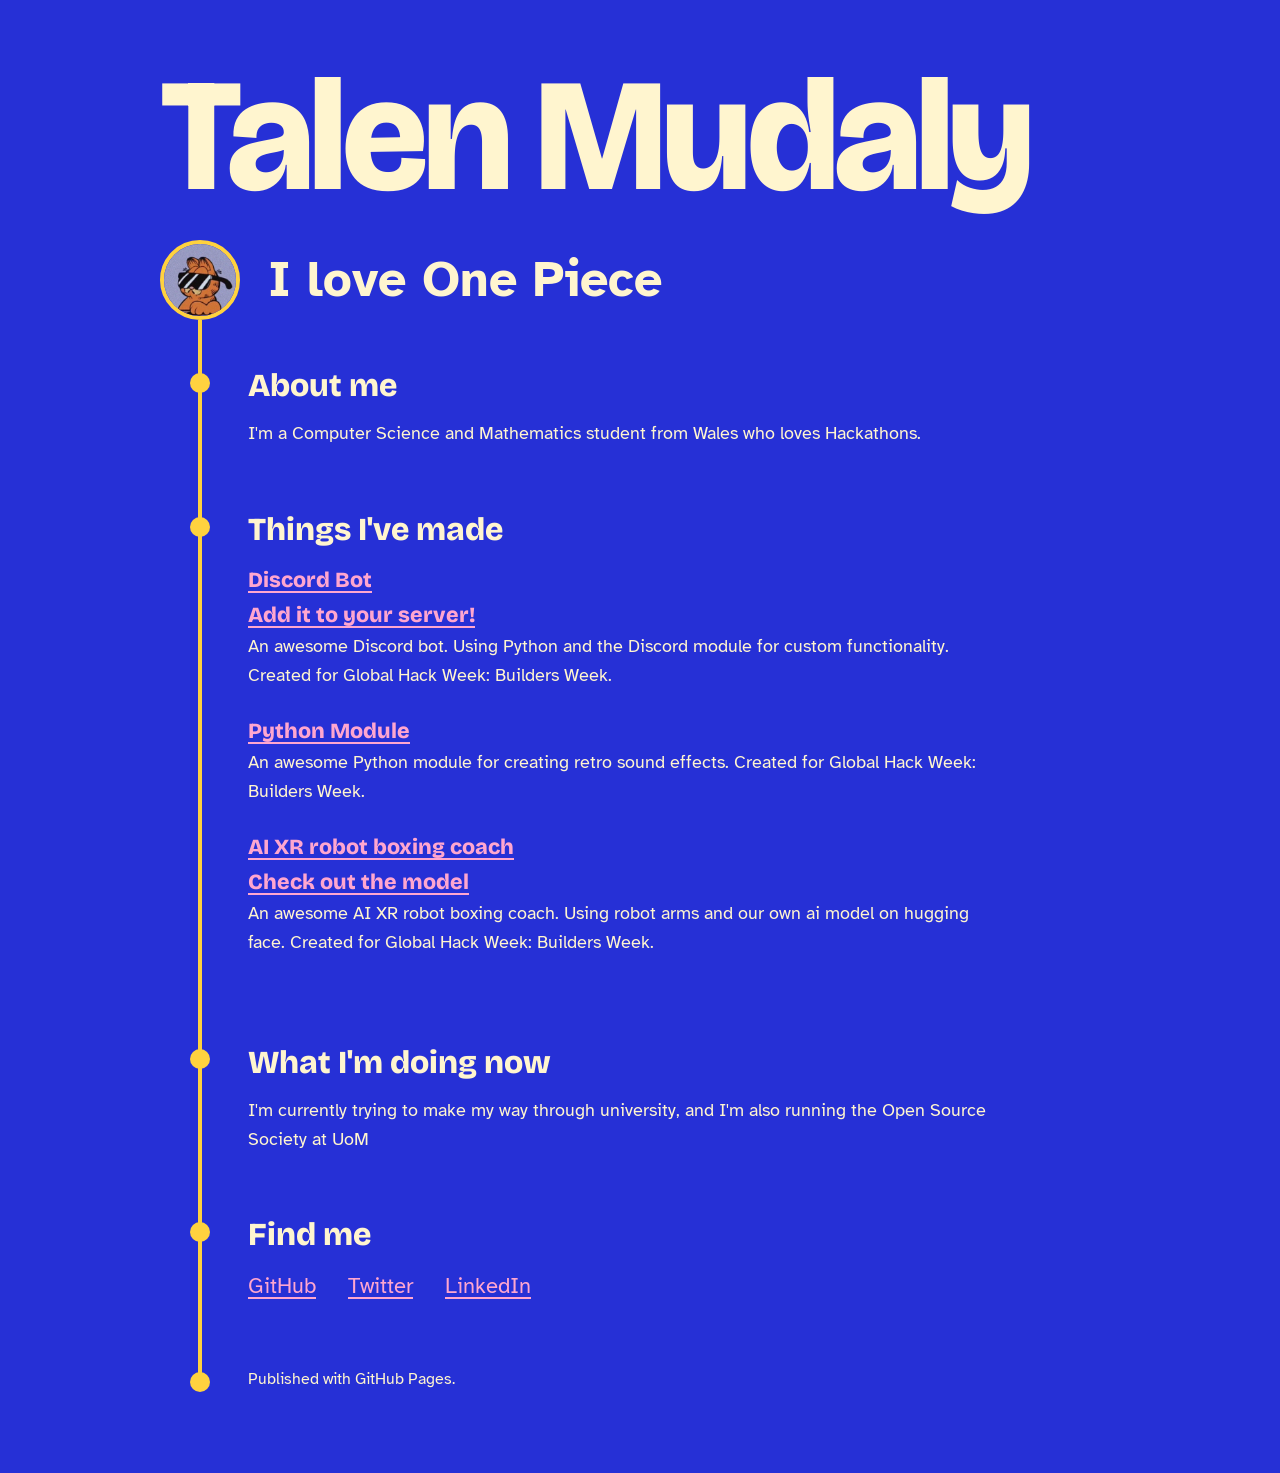
<file: index.html>
<!doctype html>
<html lang="en">
<head>
  <meta charset="utf-8">
  <meta name="viewport" content="width=device-width, initial-scale=1">

  <!-- TODO 1: put your name in the title. It shows on the browser tab. -->
  <title>Talen Mudaly</title>

  <link rel="preconnect" href="https://fonts.googleapis.com">
  <link rel="preconnect" href="https://fonts.gstatic.com" crossorigin>
  <link rel="stylesheet" href="https://fonts.googleapis.com/css2?family=Atkinson+Hyperlegible:wght@400;700&family=Bricolage+Grotesque:wght@800&display=swap">
  <link rel="stylesheet" href="style.css">
</head>
<body>
  <div class="history">
    <header>
      <!-- TODO 1: put your name here too. -->
      <h1>Talen Mudaly</h1>

      <div class="intro">
        <!-- TODO 4: add a photo to this folder, then change me.svg to its exact file name. -->
        <img class="photo" src="pfp.jpg" alt="" width="80" height="80">

        <!-- TODO 1: describe yourself in one line. -->
        <p class="tagline">I love One Piece</p>
      </div>
    </header>

    <main>
      <section class="commit" id="about">
        <h2>About me</h2>

        <!-- TODO 2 (we do this one together): write about yourself. -->
        <p>I'm a Computer Science and Mathematics student from Wales who loves Hackathons.</p>
      </section>

      <section class="commit" id="projects">
        <h2>Things I've made</h2>

        <!-- This is one project. Change it to something of yours. -->
        <article class="project">
          <h3><a href="https://github.com/TalenMud/discord-economy-bot" target="_blank">Discord Bot</a></h3>
          <h3><a href="https://discord.com/oauth2/authorize?client_id=1568721327500558378" target="_blank">Add it to your server!</a></h3>
          <p>An awesome Discord bot. Using Python and the Discord module for custom functionality. Created for Global Hack Week: Builders Week.</p>
        </article>

        <article class="project">
          <h3><a href="https://github.com/TalenMud/retro-sound-module" target="_blank">Python Module</a></h3>
          <p>An awesome Python module for creating retro sound effects. Created for Global Hack Week: Builders Week.</p>
        </article>

        <article class="project">
          <h3><a href="https://github.com/TalenMud/wax-on-wax-off" target="_blank">AI XR robot boxing coach </a></h3>
          <h3><a href="https://huggingface.co/Kazybek/act_dodge_v2_ft10k_h200" target="_blank">Check out the model</a></h3>
          <p>An awesome AI XR robot boxing coach. Using robot arms and our own ai model on hugging face. Created for Global Hack Week: Builders Week.</p>
        </article>
        <!-- TODO 5: copy the whole project above, paste it here, and change it. Do this twice. -->
      </section>

      <!-- TODO 7: paste the "What I'm doing now" section here, on a new branch. -->
      <section class="commit" id="now">
        <h2>What I'm doing now</h2>

        <p>I'm currently trying to make my way through university, and I'm also running the Open Source Society at UoM</p>
      </section>
      <section class="commit" id="links">
        <h2>Find me</h2>

        <ul class="links">
          <li><a href="https://github.com/TalenMud">GitHub</a></li>
          <li><a href="https://twitter.com/TalenMud">Twitter</a></li>
          <li><a href="https://www.linkedin.com/in/talen-mudaly">LinkedIn</a></li>
        </ul>
      </section>

      <footer class="commit">
        <p>Published with GitHub Pages.</p>
      </footer>
    </main>
  </div>
</body>
</html>
</file>
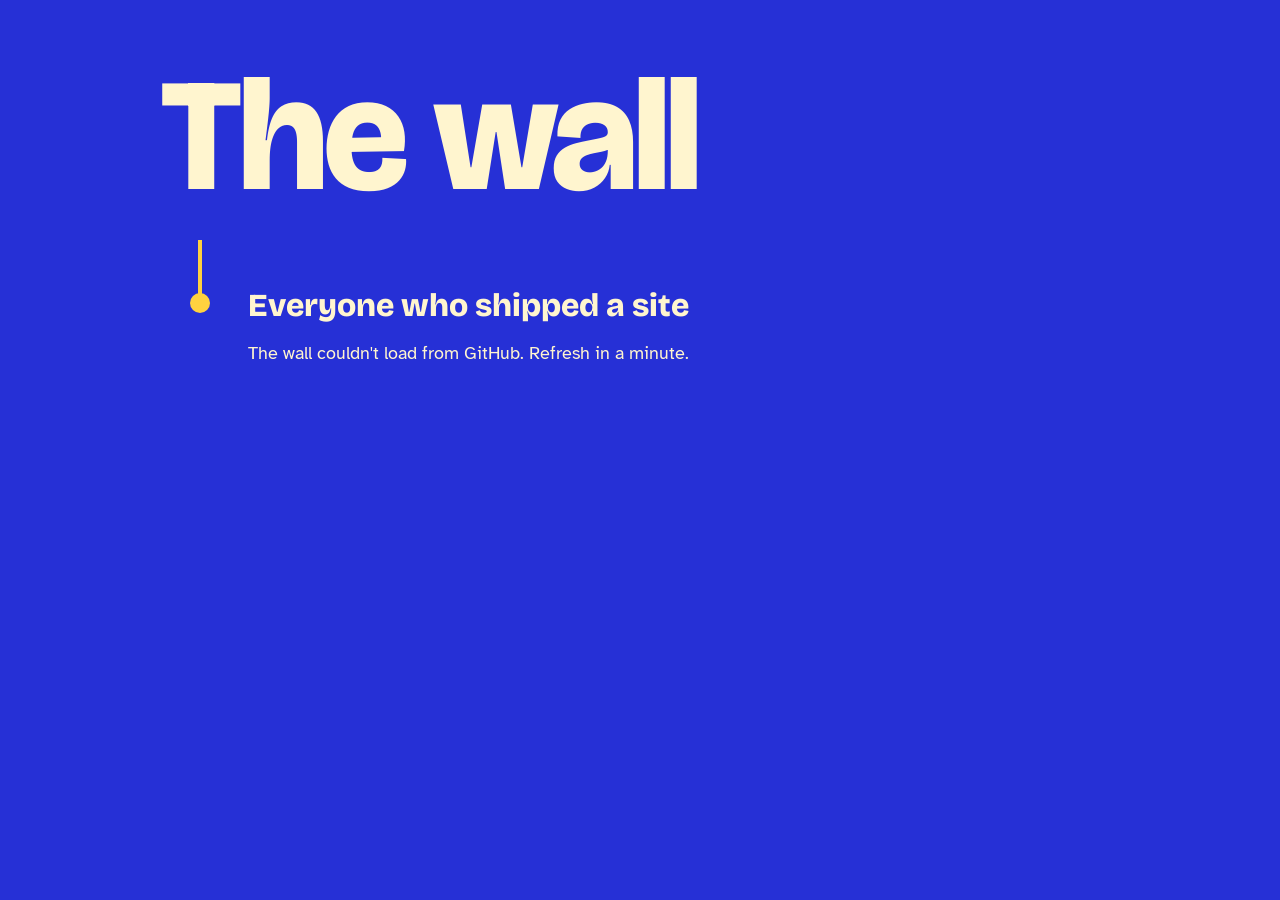
<file: wall/index.html>
<!doctype html>
<html lang="en">
<head>
  <meta charset="utf-8">
  <meta name="viewport" content="width=device-width, initial-scale=1">
  <title>The workshop wall</title>
  <link rel="preconnect" href="https://fonts.googleapis.com">
  <link rel="preconnect" href="https://fonts.gstatic.com" crossorigin>
  <link rel="stylesheet" href="https://fonts.googleapis.com/css2?family=Atkinson+Hyperlegible:wght@400;700&family=Bricolage+Grotesque:wght@800&display=swap">
  <link rel="stylesheet" href="../style.css">
</head>
<body>
  <div class="history">
    <header>
      <h1>The wall</h1>
    </header>

    <main>
      <section class="commit">
        <h2>Everyone who shipped a site</h2>
        <p class="message" id="status">Loading the wall...</p>
        <div id="people"></div>
      </section>
    </main>
  </div>
  <script src="wall.js"></script>
</body>
</html>
</file>
<file: style.css>
/* TODO 3: change these four colors and make the site yours. */
:root {
  --page: #2630d6;
  --text: #fff5cf;
  --accent: #ffa6cf;
  --line: #ffd23f;

  /* You don't need to change anything below this line. */
  --rail: 2.5rem;
  --indent: 5.5rem;
  --branch: 3.5rem;
  --dot: 1.25rem;
  --stroke: 4px;
}

@media (max-width: 40rem) {
  :root {
    --rail: 1.75rem;
    --indent: 4rem;
    --branch: 1.75rem;
  }
}

* {
  box-sizing: border-box;
}

body {
  margin: 0;
  padding: clamp(1.25rem, 5vw, 4rem);
  background: var(--page);
  color: var(--text);
  font-family: "Atkinson Hyperlegible", system-ui, sans-serif;
  font-size: 1.125rem;
  line-height: 1.6;
}

.history {
  max-width: 60rem;
  margin: 0 auto;
}

h1,
h2,
h3 {
  font-family: "Bricolage Grotesque", system-ui, sans-serif;
  font-weight: 800;
}

h1 {
  margin: 0 0 2rem;
  font-size: clamp(3.5rem, 15vw, 10rem);
  letter-spacing: -0.03em;
  line-height: 0.9;
  overflow-wrap: anywhere;
}

h2 {
  margin: 0 0 1rem;
  font-size: 2rem;
  line-height: 1.1;
}

h3 {
  margin: 0;
  font-size: 1.35rem;
}

p {
  max-width: 62ch;
  margin: 0;
}

a {
  color: var(--accent);
  text-decoration-thickness: 2px;
  text-underline-offset: 0.2em;
}

a:hover {
  color: var(--line);
}

a:focus-visible {
  outline: 3px solid var(--line);
  outline-offset: 3px;
}

/* Your photo is the very first commit. */
.intro {
  display: flex;
  align-items: center;
  gap: calc(var(--indent) - var(--rail) * 2);
}

.photo {
  flex: none;
  width: calc(var(--rail) * 2);
  height: calc(var(--rail) * 2);
  border: var(--stroke) solid var(--line);
  border-radius: 50%;
  object-fit: cover;
}

.tagline {
  font-weight: bold;
  margin-left: 20px;
  font-size: 50px;
}

/* Every section is a commit: a dot on one long line. */
.commit {
  position: relative;
  padding: 3rem 0 1rem var(--indent);
}

.commit::after {
  content: "";
  position: absolute;
  top: 0;
  bottom: 0;
  left: calc(var(--rail) - var(--stroke) / 2);
  width: var(--stroke);
  background: var(--line);
}

.commit > :first-child::before {
  content: "";
  position: absolute;
  top: 3.3rem;
  left: calc(var(--rail) - var(--dot) / 2);
  z-index: 1;
  width: var(--dot);
  height: var(--dot);
  border-radius: 50%;
  background: var(--line);
}

.commit:last-child::after {
  bottom: auto;
  height: 3.5rem;
}

/* A section on a branch leaves the line and joins it again. */
.branch {
  padding: 5rem 0 3rem calc(var(--indent) + var(--branch));
}

.branch::before {
  content: "";
  position: absolute;
  top: 0;
  bottom: 0.5rem;
  left: var(--rail);
  width: var(--branch);
  border: var(--stroke) solid var(--accent);
  border-left: 0;
  border-radius: 0 3rem 3rem 0;
}

.branch > :first-child::before {
  top: 5.3rem;
  left: calc(var(--rail) + var(--branch) - var(--dot) / 2);
  background: var(--accent);
}

.project {
  margin-bottom: 1.5rem;
}

.links {
  display: flex;
  flex-wrap: wrap;
  gap: 0.5rem 2rem;
  margin: 0;
  padding: 0;
  list-style: none;
  font-size: 1.35rem;
}

footer.commit p {
  font-size: 1rem;
}

.message {
  max-width: 62ch;
}
</file>
